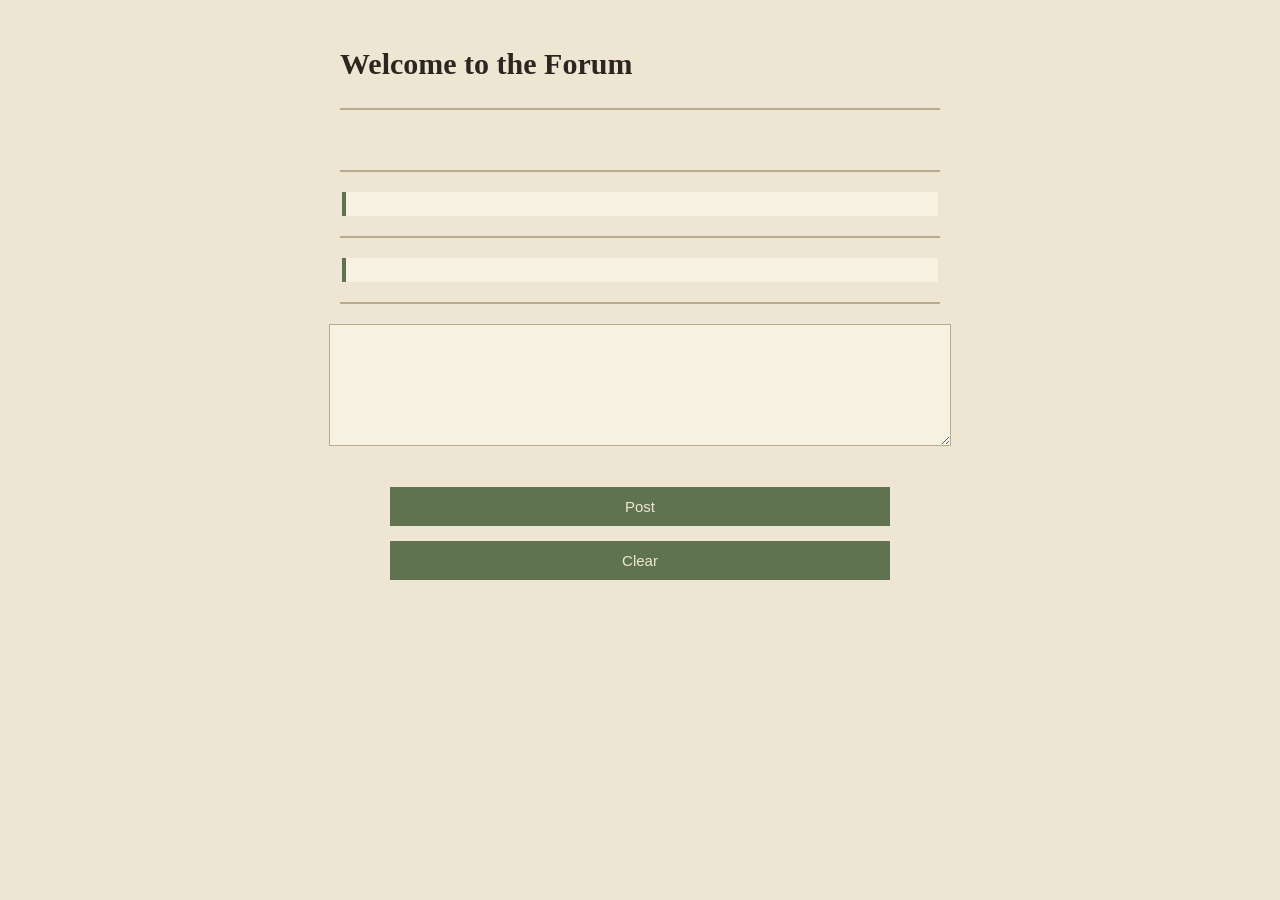
<file: Personal Blog/index.html>
<!DOCTYPE html>
<html>
<head>
	<meta charset='utf-8'>
	<meta http-equiv='X-UA-Compatible' content='IE=edge'>
	<title>Blogger</title>
	<meta name='viewport' content='width=device-width, initial-scale=1'>
	<link rel='stylesheet' type='text/css' media='screen' href='main.css'>
	<script src='main.js'></script>
</head>
<body>
	<h1 id="top">Welcome to the Forum</h1>
	<hr>
	<div id="topic"></div>
	<hr>	
	<div id="reply1"></div>
	<hr>
	<div id="reply2"></div>
	<hr>
	<textarea name="message" id="message"></textarea> 
	<br/>
	<button type="button">Post</button>
	<button type="button">Clear</button>
	
</body>
</html>
</file>
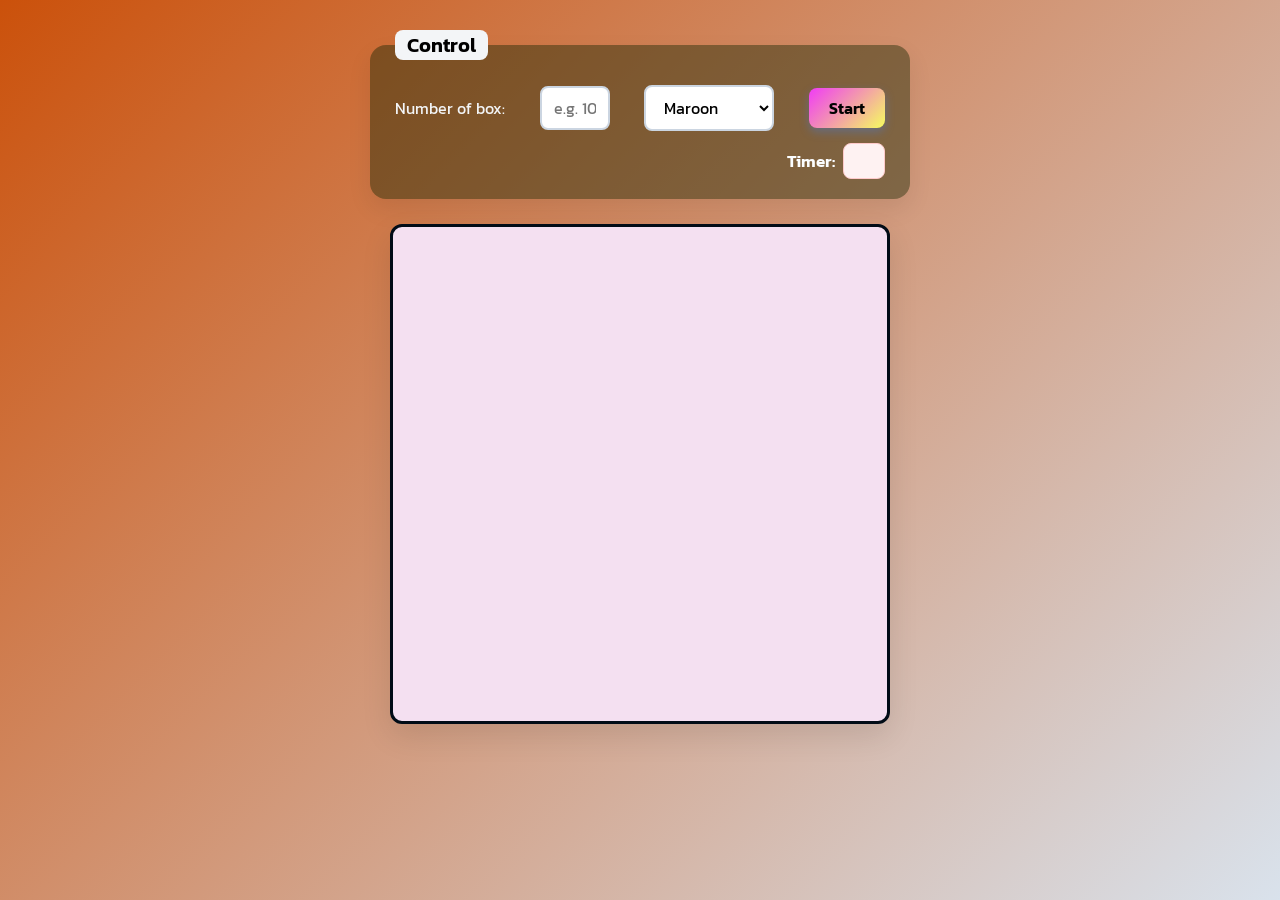
<file: Square Game/assignment7/index.html>
<!DOCTYPE html>
<html lang="en">
	<head>
		<meta charset="UTF-8">
		<meta name="viewport" content="width=device-width, initial-scale=1.0">
		<title>Square game</title>
		<script type="text/javascript" src="game.js"></script>
		<link rel="stylesheet" type="text/css" href="game.css">
	</head>
	<body>
		<!-- these codes were adapted from https://courses.cs.washington.edu/courses/cse154/17sp/lecture/more-dom/code/squares.html  -->

		<fieldset>
			<legend>Control</legend>
			<label for="numbox">Number of box: </label>
			<input type="text" name="numbox" id="numbox" placeholder="e.g. 10">
			<select name="color" id="color">
				<option value="maroon">Maroon</option>
				<option value="lightgreen">Lightgreen</option>
				<option value="magenta">Magenta</option>
			</select>
			<button id="start">Start</button>
			<div id="timerClock"> Timer:
				<div id="clock"></div>
			</div>
		</fieldset>

		<div id="container">
			<div id="layer"></div>
		</div>
	
	</body>
</html>
</file>
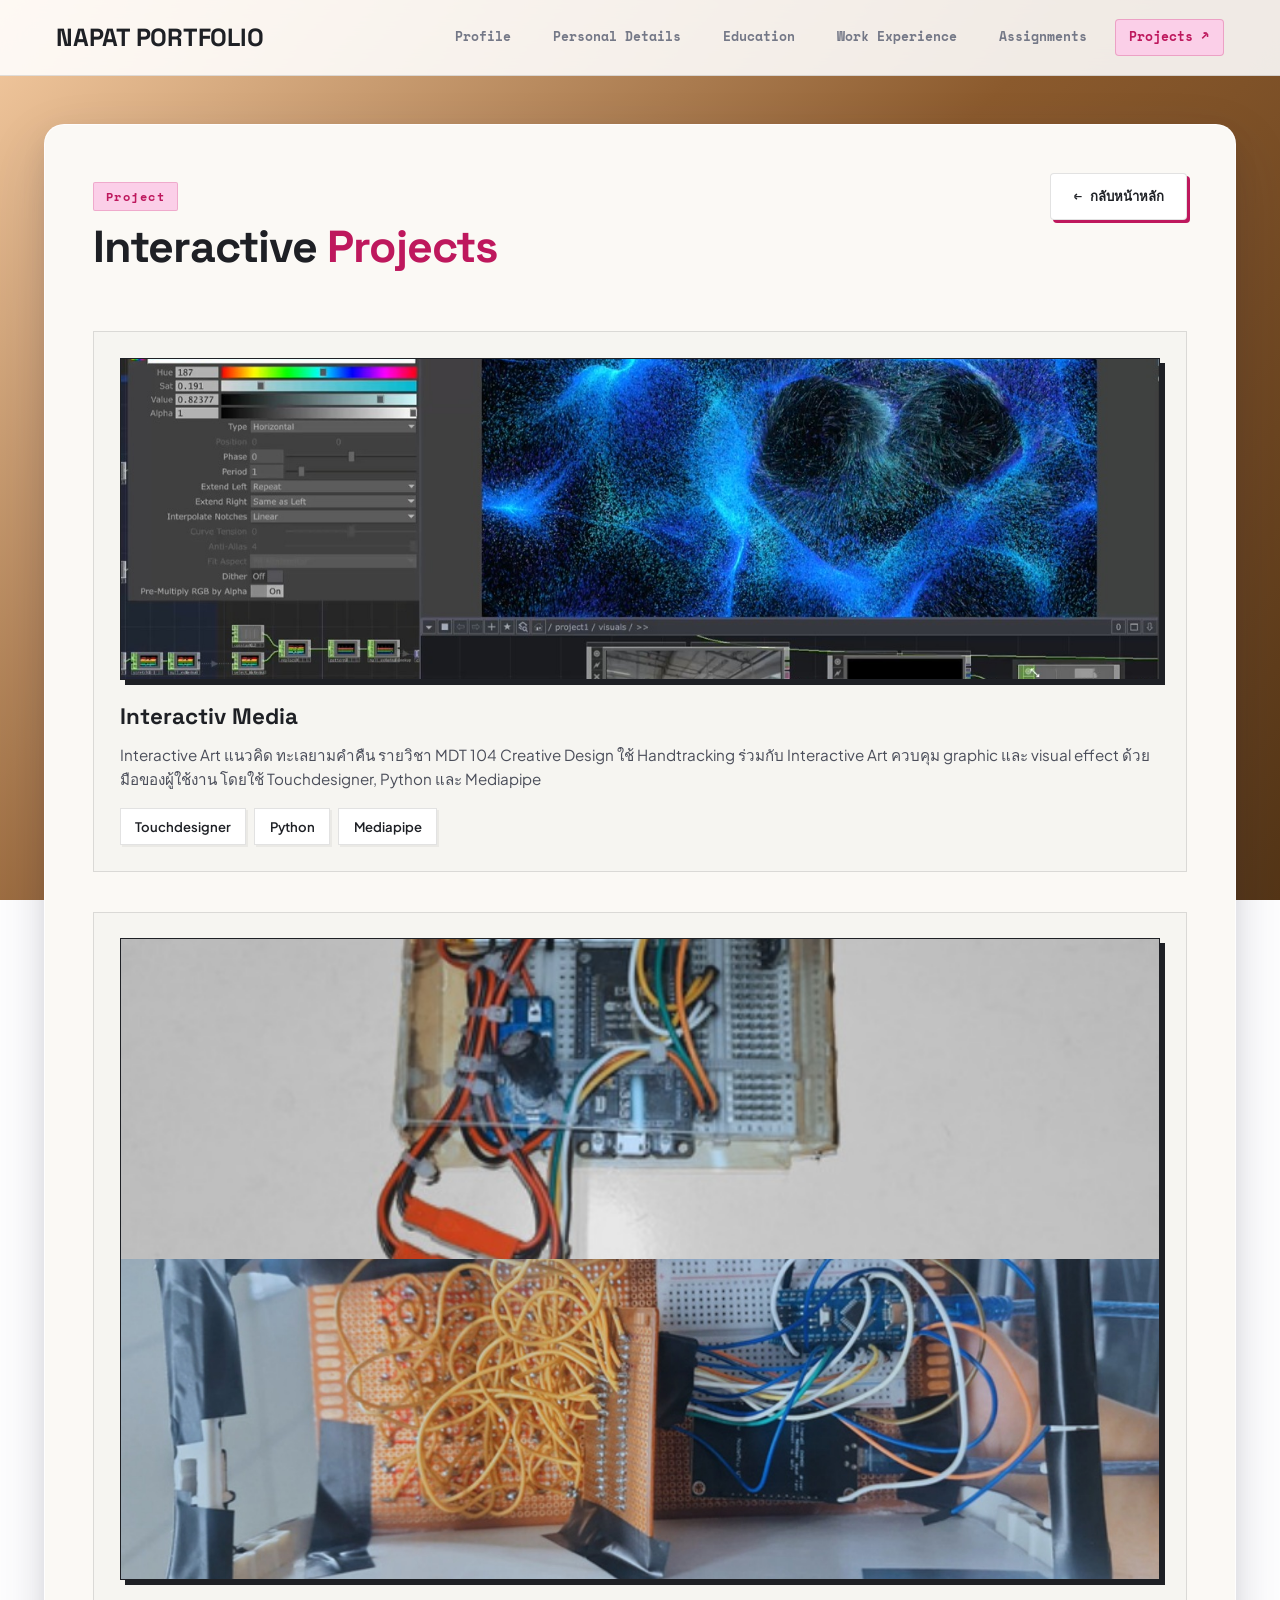
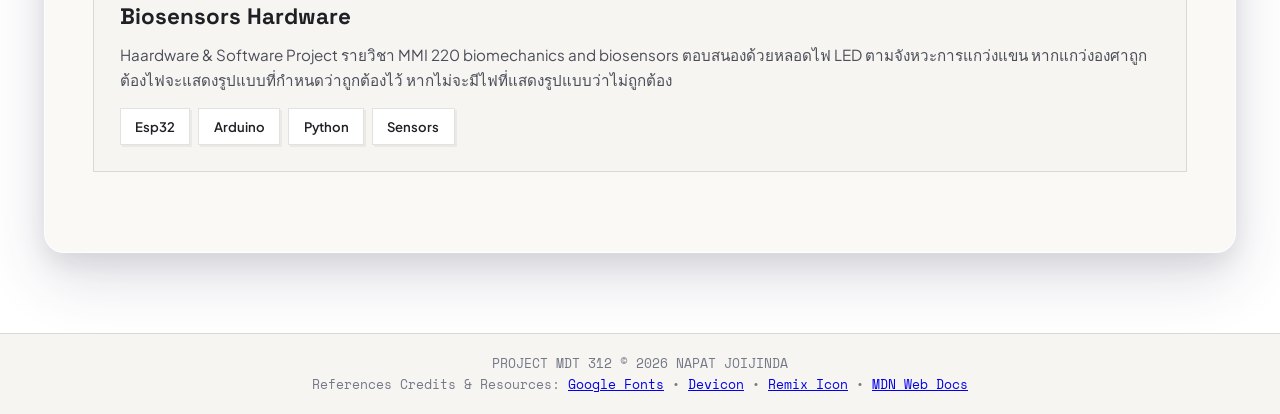
<file: project.html>
<!DOCTYPE html>
<html lang="th">

<head>
    <meta charset="UTF-8">
    <meta name="viewport" content="width=device-width, initial-scale=1.0">
    <title>Projects | Creative Portfolio Gallery</title>

    <!-- CSS -->
    <link rel="stylesheet" href="./assets/css/style.css">
</head>

<body>


    <header class="navbar-editorial">
        <a href="index.html" class="brand-badge">
            <span>NAPAT PORTFOLIO</span>
        </a>
        <nav class="nav-links">
            <a href="index.html#book-profile">Profile</a>
            <a href="index.html#book-personal">Personal Details</a>
            <a href="index.html#book-education">Education</a>
            <a href="index.html#book-experience">Work Experience</a>
            <a href="index.html#book-assignments">Assignments</a>
            <a href="project.html" class="active-pink">Projects ↗</a>
        </nav>
    </header>

    <main class="main-stage">
        <div class="binder-book-instance project-binder-pad">
            <div class="project-header-row">
                <div>
                    <span class="book-tag-pill pink tag-pill-project">Project</span>
                    <h1 class="clean-main-headline">Interactive <span class="text-pink">Projects</span></h1>
                </div>
                <a href="index.html" class="btn-clean-link btn-back-home">← กลับหน้าหลัก</a>
            </div>

            <!-- Project 1 -->
            <div class="project-showcase-item showcase-item-spaced">
                <div class="showcase-media-box">
                    <img src="assets/pic/interactive.jpeg" alt="interactive" class="media-img">
                </div>
                <h2 class="project-item-title">Interactiv Media</h2>
                <p class="project-item-desc">
                    Interactive Art แนวคิด ทะเลยามคำคืน รายวิชา MDT 104 Creative Design ใช้ Handtracking ร่วมกับ
                    Interactive Art
                    ควบคุม graphic และ visual effect ด้วยมือของผู้ใช้งาน โดยใช้ Touchdesigner, Python และ Mediapipe
                </p>
                <div class="clean-chip-cluster">
                    <span class="clean-chip">Touchdesigner</span>
                    <span class="clean-chip">Python</span>
                    <span class="clean-chip">Mediapipe</span>
                </div>
            </div>

            <!-- Project 2 -->
            <div class="project-showcase-item showcase-item-spaced">
                <div class="showcase-media-box">
                    <img src="assets/pic/MMI1.jpeg" alt="Project Image 1" class="media-img">
                    <img src="assets/pic/MMI2.jpeg" alt="Project Image 2" class="media-img">
                </div>
                <h2 class="project-item-title">Biosensors Hardware</h2>
                <p class="project-item-desc">
                    Haardware & Software Project รายวิชา MMI 220 biomechanics and biosensors ตอบสนองด้วยหลอดไฟ LED
                    ตามจังหวะการแกว่งแขน หากแกว่งองศาถูกต้องไฟจะแสดงรูปแบบที่กำหนดว่าถูกต้องไว้
                    หากไม่จะมีไฟที่แสดงรูปแบบว่าไม่ถูกต้อง
                </p>
                <div class="clean-chip-cluster">
                    <span class="clean-chip">Esp32</span>
                    <span class="clean-chip">Arduino</span>
                    <span class="clean-chip">Python</span>
                    <span class="clean-chip">Sensors</span>
                </div>
            </div>

        </div>
    </main>

    <footer class="editorial-foot">
        <div>PROJECT MDT 312 © 2026 NAPAT JOIJINDA</div>
        <div class="footer-references">
            <span> References Credits & Resources:</span>
            <a href="https://fonts.google.com/" target="_blank" rel="noopener">Google Fonts</a> •
            <a href="https://devicon.dev/" target="_blank" rel="noopener">Devicon</a> •
            <a href="https://remixicon.com/" target="_blank" rel="noopener">Remix Icon</a> •
            <a href="https://developer.mozilla.org/" target="_blank" rel="noopener">MDN Web Docs</a>
        </div>
    </footer>

    <!-- External JS -->
    <script src="./assets/js/script.js"></script>
</body>

</html>
</file>
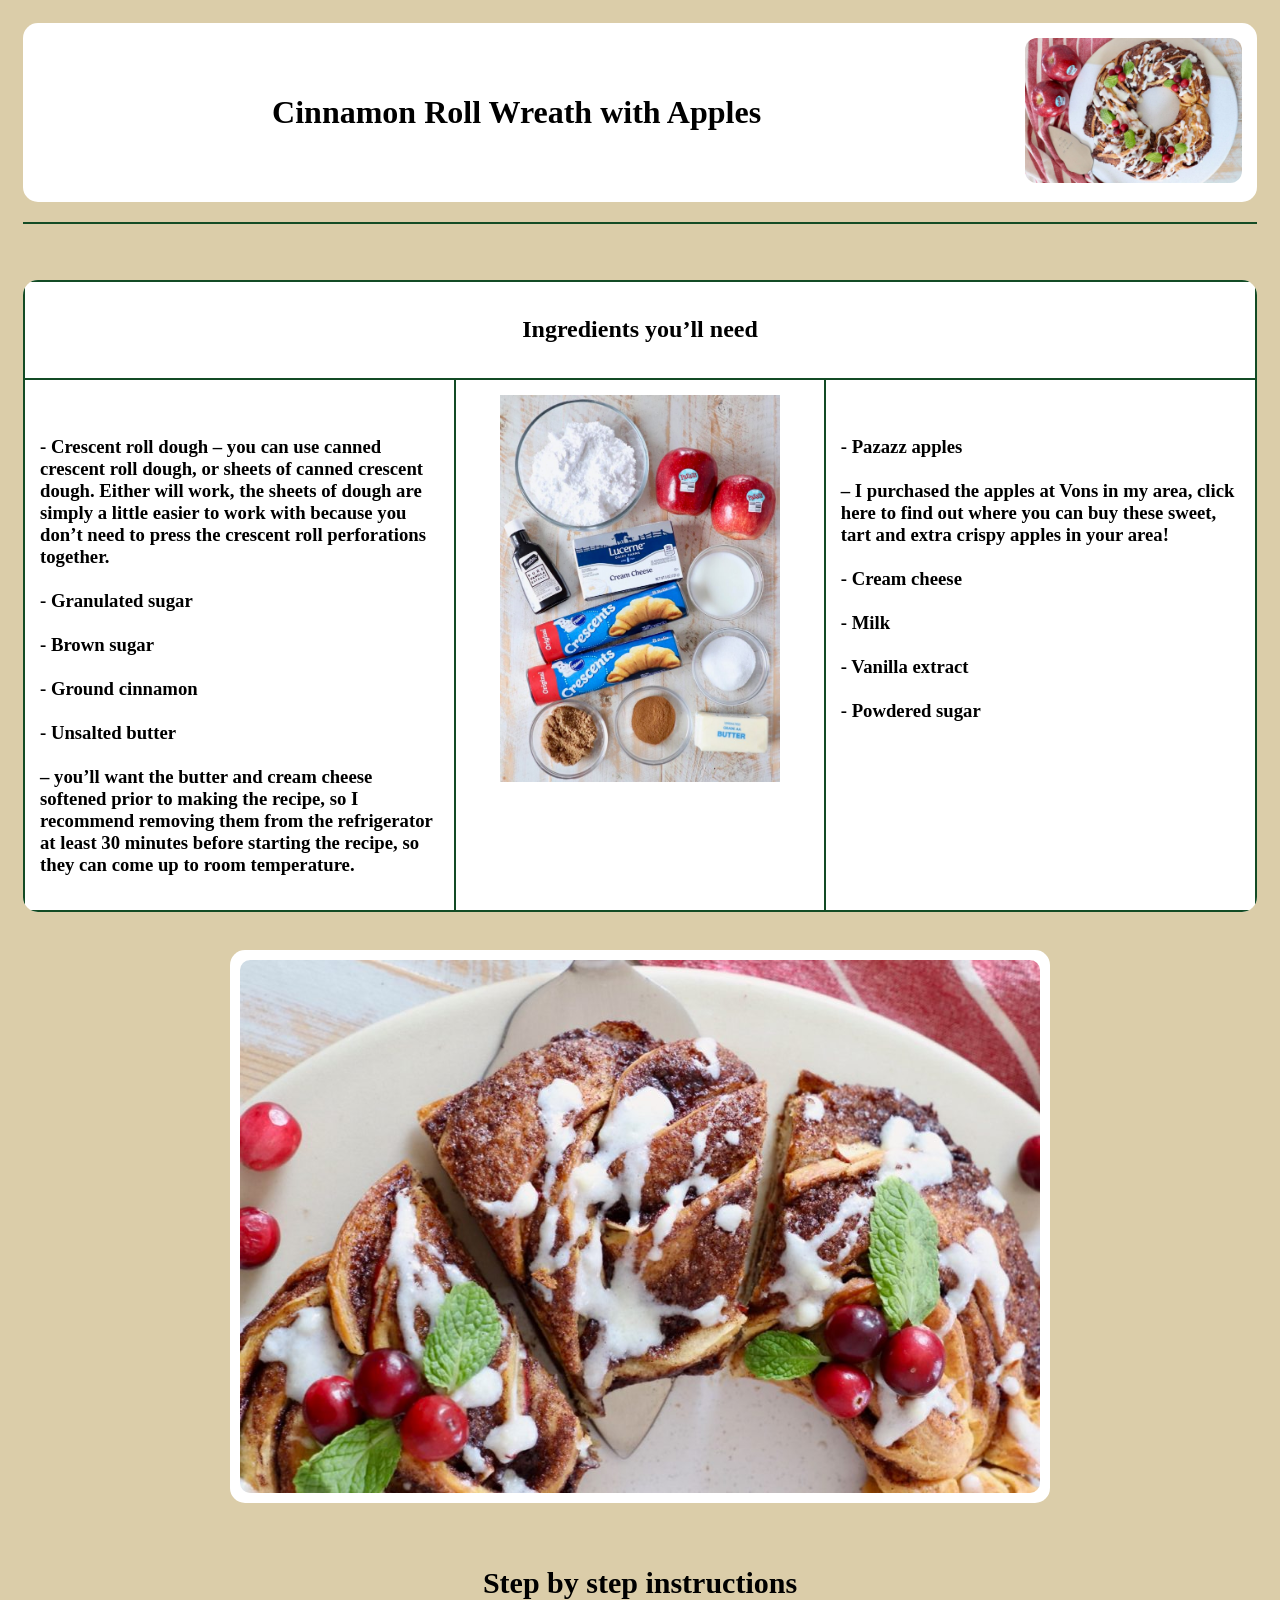
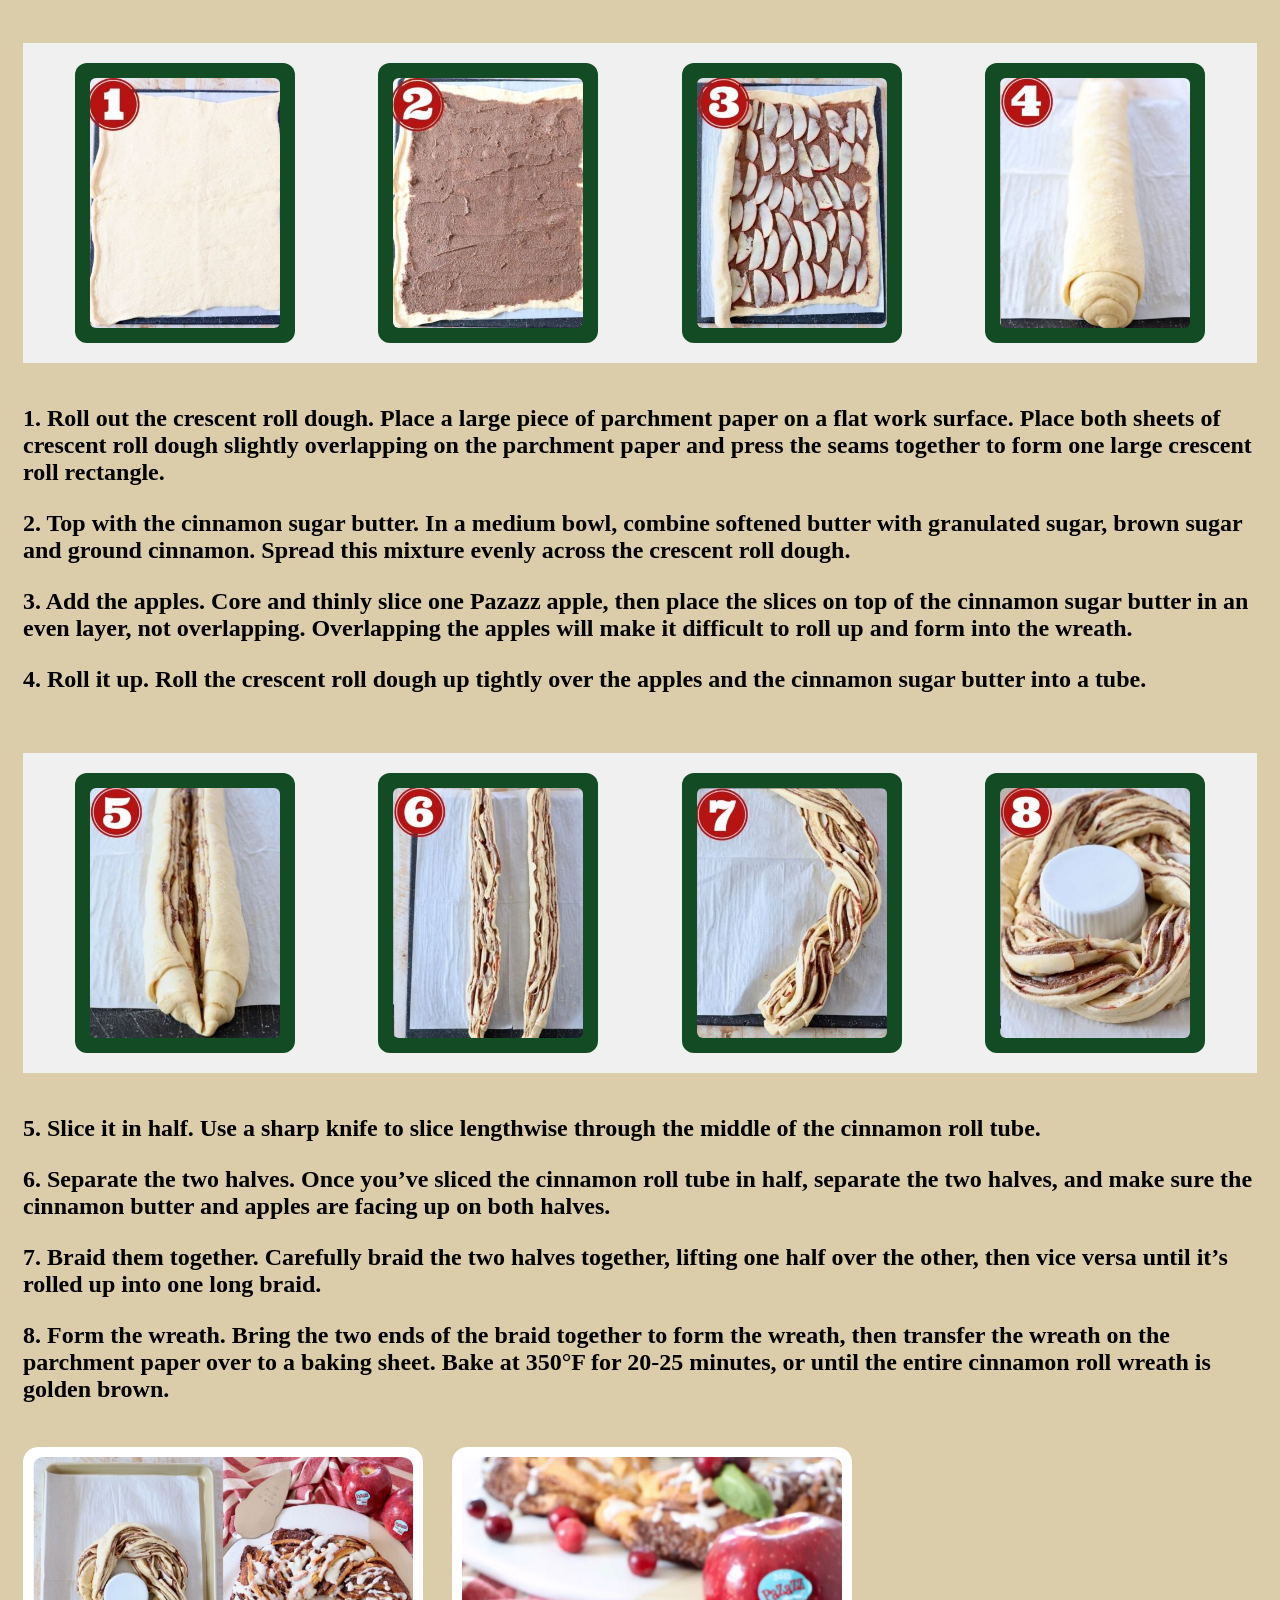
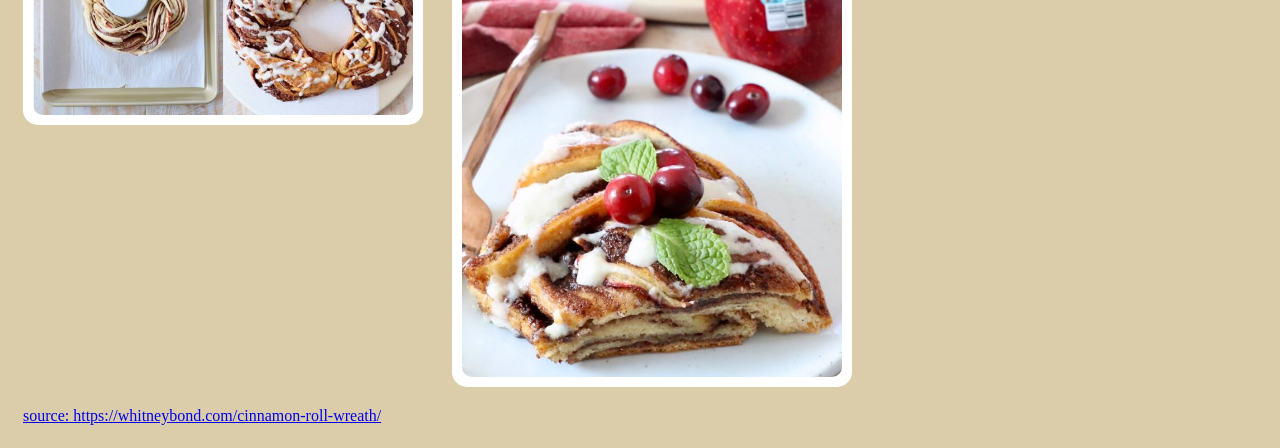
<file: Cinnamon Roll/recipe.html>
<!DOCTYPE html>
<html>

<head>
	<meta charset='utf-8'>
	<meta http-equiv='X-UA-Compatible' content='IE=edge'>
	<title>Cinnamon Roll Wreath with Apples</title>
	<meta name='viewport' content='width=device-width, initial-scale=1'>
	<link rel='stylesheet' type='text/css' media='screen' href='stylecookingweb.css'>

</head>

<body>
	<div class="container">
		<table class=" no-border table-padding-10">
			<tr>
				<td>
					<!--ซินนามอนหัวเมนู -->
					<header>

						<table class="header-table ">
							<td class="header-text">

								<h1>Cinnamon Roll Wreath with Apples</h1>
							</td>

							<td class="header-cell ">
								<img src="pic/cinnamon-5.jpeg" alt="รูปเมนูหลัก" class="cinnamon-img">
							</td>

						</table>
					</header>

					<hr class="custom-hr">




					<table class="ingredients-table ">
						<tr>
							<td colspan="3" class="ingredients-cell0">
								<h2>Ingredients you’ll need</h2>
							</td>
						</tr>

						<tr>
							<td class="ingredients-cell1 ">
								<h3>
									<br>
									- Crescent roll dough – you can use canned crescent roll dough, or
									sheets of canned crescent dough. Either will work, the sheets of dough are
									simply a
									little
									easier to work with because you don’t need to press the crescent roll
									perforations
									together.
									<br>

									<br>
									- Granulated sugar
									<br>
									<br>

									- Brown sugar
									<br>
									<br>

									- Ground cinnamon
									<br>

									<br>
									- Unsalted butter
									<br>
									<br>
									– you’ll want the butter and cream cheese softened prior to making
									the recipe,
									so I recommend removing them from the refrigerator at least 30 minutes before
									starting the
									recipe, so they can come up to
									room temperature.
									<br>

								</h3>

							</td>
							<br>

							<br>
							<td class="ingredients-cell2">
								<img src="pic/cinnamon-1.jpeg" alt="รูปเมนูหลัก" class="cinnamon5-img">
							</td>
							<td class="ingredients-cell3">

								<h3>

									<br>
									- Pazazz apples
									<br>

									<br>
									– I purchased the apples at Vons in my area, click here to find out
									where you
									can buy these sweet, tart and extra crispy apples in your area!
									<br>

									<br>
									- Cream cheese
									<br>

									<br>
									- Milk
									<br>

									<br>
									- Vanilla extract
									<br>

									<br>
									- Powdered sugar
									<br>
								</h3>

							</td>
						</tr>
					</table>


					<br>
					<div class="mainpic-container">
						<img src="pic/cinnamon-4.jpeg" alt="รูปเมนูรอง" class="cinnamon4-img">
					</div>

					<br>
					<div class="instructions ">
						<h2>Step by step instructions</h2>
					</div>
					<br>

					<div class="flex-container">
						<div class="flex-item">
							<img src="pic/cinnamon-2.1.jpeg" alt="รูปเมนูรอง" class="cinnamon2.1-img">
						</div>
						<div class="flex-item">
							<img src="pic/cinnamon-2.2.jpeg" alt="รูปเมนูรอง" class="cinnamon2.2-img">
						</div>
						<div class="flex-item">
							<img src="pic/cinnamon-2.3.jpeg" alt="รูปเมนูรอง" class="cinnamon2.3-img">
						</div>
						<div class="flex-item">
							<img src="pic/cinnamon-2.4.jpeg" alt="รูปเมนูรอง" class="cinnamon2.4-img">
						</div>
					</div>
					<br>
					<h2>
						<p>
							1. Roll out the crescent roll dough. Place a large piece of parchment paper on a flat work
							surface.
							Place
							both
							sheets of crescent roll dough slightly overlapping on the parchment paper and press the
							seams
							together to
							form
							one large crescent roll rectangle.
						</p>

						<p>
							2. Top with the cinnamon sugar butter. In a medium bowl, combine softened butter with
							granulated
							sugar,
							brown
							sugar and ground cinnamon. Spread this mixture evenly across the crescent roll dough.

						</p>
						<p>
							3. Add the apples. Core and thinly slice one Pazazz apple, then place the slices on top of
							the
							cinnamon
							sugar
							butter in an even layer, not overlapping. Overlapping the apples will make it difficult to
							roll
							up
							and form
							into
							the wreath.
						</p>

						<p>
							4. Roll it up. Roll the crescent roll dough up tightly over the apples and the cinnamon
							sugar
							butter
							into a
							tube.
						</p>
					</h2>
					<br>

					<br>

					<div class="flex-container">

						<div class="flex-item">
							<img src="pic/cinnamon-2.5.jpeg" alt="รูปเมนูรอง" class="cinnamon2.5-img">
						</div>
						<div class="flex-item">
							<img src="pic/cinnamon-2.6.jpeg" alt="รูปเมนูรอง" class="cinnamon2.6-img">
						</div>
						<div class="flex-item">
							<img src="pic/cinnamon-2.7.jpeg" alt="รูปเมนูรอง" class="cinnamon2.7-img">
						</div>
						<div class="flex-item">
							<img src="pic/cinnamon-2.8.jpeg" alt="รูปเมนูรอง" class="cinnamon2.8-img">
						</div>
					</div>
					<br>


					<h2>
						<p>
							5. Slice it in half. Use a sharp knife to slice lengthwise through the middle of the
							cinnamon
							roll
							tube.
						</p>

						<p>
							6. Separate the two halves. Once you’ve sliced the cinnamon roll tube in half, separate the
							two
							halves, and
							make
							sure the cinnamon butter and apples are facing up on both halves.
						</p>

						<p>
							7. Braid them together. Carefully braid the two halves together, lifting one half over the
							other,
							then vice
							versa until it’s rolled up into one long braid.
						</p>

						<p>
							8. Form the wreath. Bring the two ends of the braid together to form the wreath, then
							transfer
							the
							wreath on
							the
							parchment paper over to a baking sheet. Bake at 350°F for 20-25 minutes, or until the entire
							cinnamon roll
							wreath is golden brown.
						</p>
					</h2>


					<div class="bearkpic-container">
						<img src="pic/cinnamon-6.jpeg" alt="ภาพตอนอบเสร็จ" class="cinnamon6-img">
					</div>

					<div class="finishpic-container">
						<img src="pic/cinnamon-3.jpeg" alt="รภาพพร้อมทาน" class="cinnamon3-img">
					</div>
	</div>



	<br>
	<a href="https://whitneybond.com/cinnamon-roll-wreath/" target="_blank">source: https://whitneybond.com/cinnamon-roll-wreath/</a>

	</table>
	</div>

</body>

</html>
</file>
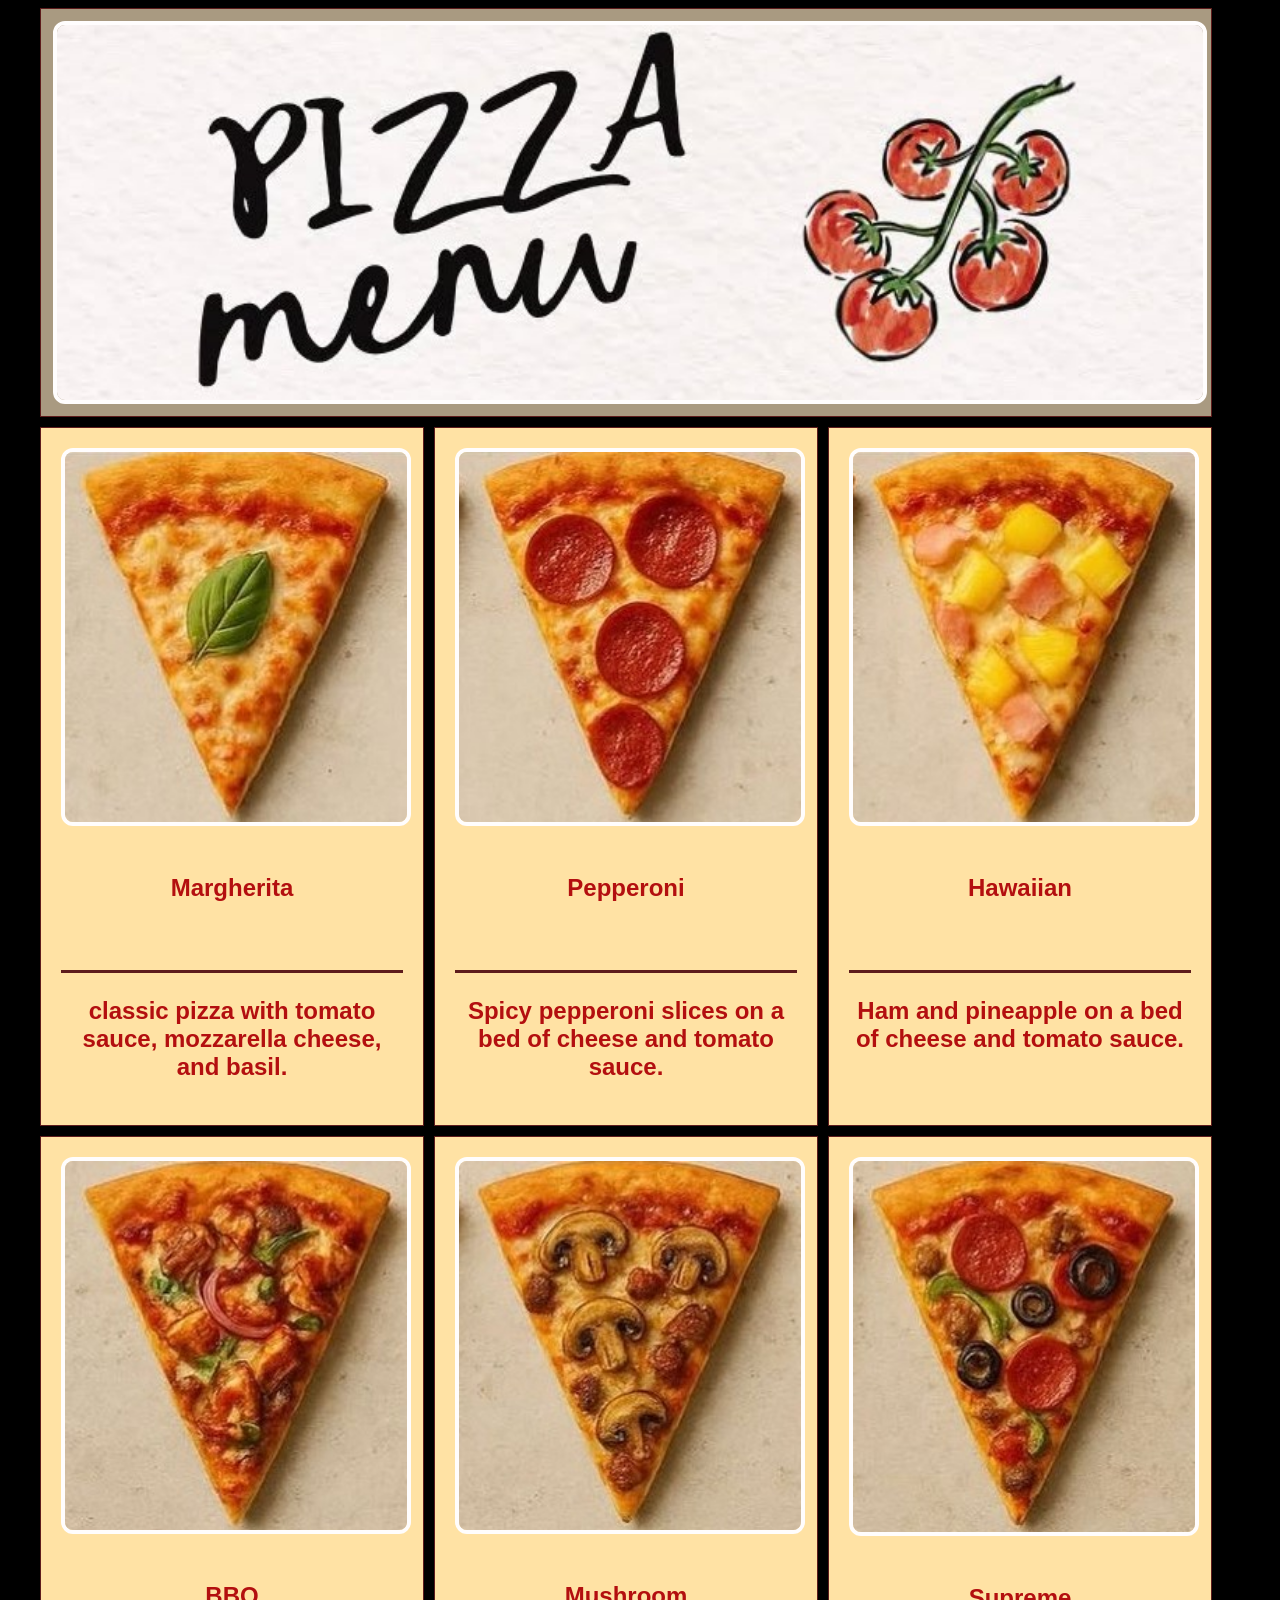
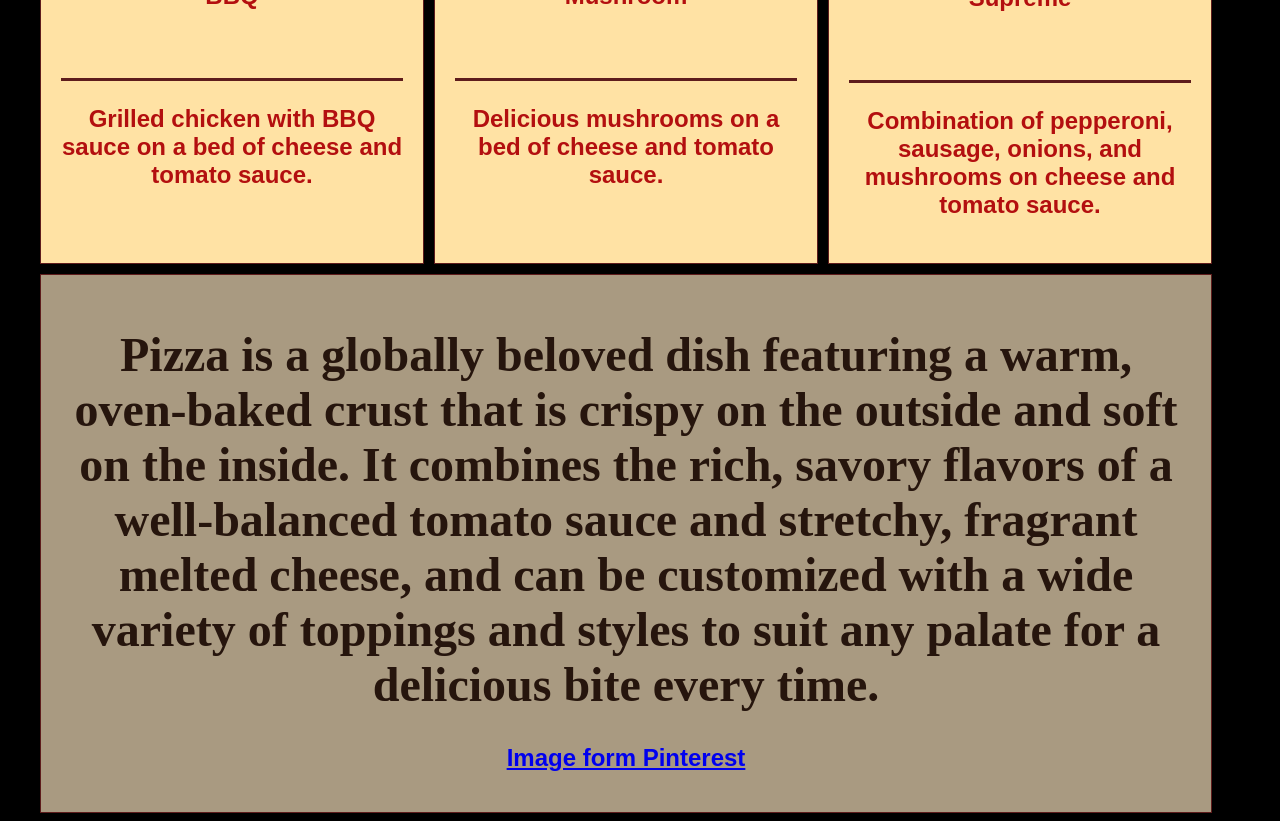
<file: Pizza Dip/recipe.html>
<!DOCTYPE html>
<html>

<head>
	<meta charset='utf-8'>
	<meta http-equiv='X-UA-Compatible' content='IE=edge'>
	<title>Pizza dip</title>
	<meta name='viewport' content='width=device-width, initial-scale=1.0'>
	<link rel='stylesheet' type='text/css' media='screen' href='style.css'>

</head>

<body>

	<div class="grid-container">

		<div class="grid-card" id="header">
			<img src="pic/pizz menu.jpg" alt="pizza menu">

		</div>

		<div class="grid-card" id="menu1">
			<img src="pic/p1.jpg" alt="margherita pizza">
			<br>
			<h2>Margherita</h2>
			</br>
			<hr>
			<p>
				classic pizza with tomato sauce, mozzarella cheese, and basil.
			</p>
		</div>

		<div class="grid-card" id="menu2">
			<img src="pic/p2.jpg" alt="pepperoni pizza">
			<br>
			<h2>Pepperoni</h2>
			</br>
			<hr>
			<p>
				Spicy pepperoni slices on a bed of cheese and tomato sauce.
			</p>
		</div>

		<div class="grid-card" id="menu3">
			<img src="pic/p3.jpg" alt="hawaiian pizza">
			<br>
			<h2>Hawaiian</h2>
			</br>
			<hr>
			<p>
				Ham and pineapple on a bed of cheese and tomato sauce.
			</p>
		</div>

		<div class="grid-card" id="left">
			<img src="pic/p4.jpg" alt="BBQ chicken pizza">
			<br>
			<h2>BBQ </h2>
			</br>
			<hr>
			<p>
				Grilled chicken with BBQ sauce on a bed of cheese and tomato sauce.
			</p>
		</div>

		<div class="grid-card" id="main">
			<img src="pic/p5.jpg" alt="mushroom pizza">
			<br>
			<h2>Mushroom</h2>
			</br>
			<hr>
			<p>
				Delicious mushrooms on a bed of cheese and tomato sauce.
			</p>
		</div>

		<div class="grid-card" id="right">
			<img src="pic/p6.jpg" alt="supreme pizza">
			<br>
			<h2>Supreme</h2>
			</br>
			<hr>
			<p>
				Combination of pepperoni, sausage, onions, and mushrooms on cheese and tomato sauce.
			</p>
		</div>

		<div class="grid-card" id="footer">
			<h1>Pizza is a globally beloved dish featuring a warm, oven-baked crust that is crispy on the outside and
				soft on the inside. It combines the rich, savory flavors of a well-balanced tomato sauce and stretchy,
				fragrant melted cheese, and can be customized with a wide variety of toppings and styles to suit any
				palate for a delicious bite every time.</h1>

			<h2><a href="https://www.pinterest.com/">Image form Pinterest</a></h2>
		</div>


	</div>



</body>

</html>
</file>
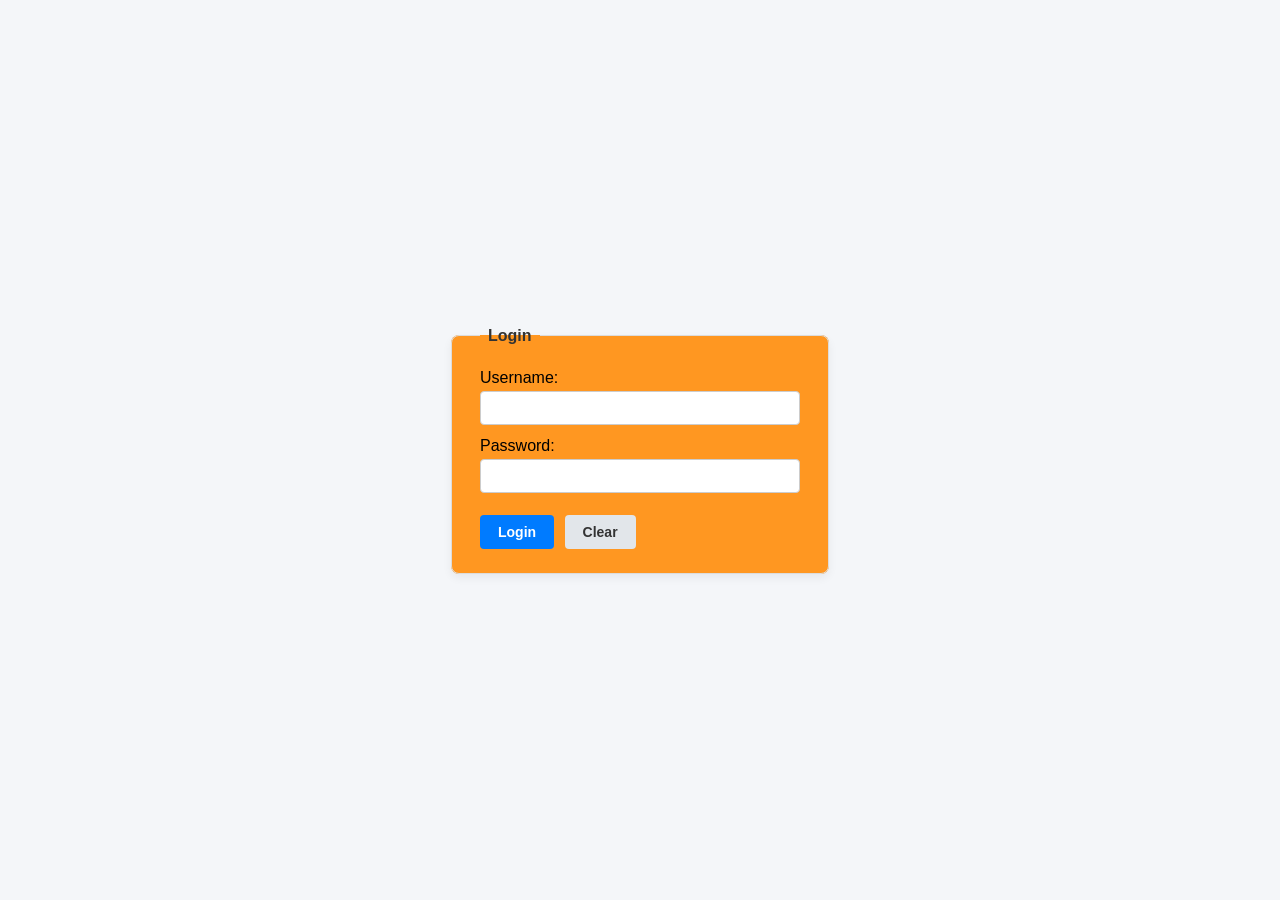
<file: Register and Login/assignment-6/login.html>
<!DOCTYPE html>
<html>

<head>
	<meta charset="UTF-8">
	<title>Login</title>
	<script type="text/javascript" src="login.js"></script>
	<link rel="stylesheet" href="style.css">
</head>

<body>
	<form name="myLogin" id="myLogin">
		<fieldset>
			<legend>Login</legend>
			Username:
			<input type="text" name="username" id="username" required>
			<br>
			Password:
			<input type="password" name="password" required>
			<br>
			<input type="submit" value="Login" id="loginBtn">
			<input type="reset" value="Clear" id="clearBtn">

		</fieldset>


	</form>

</body>

</html>
</file>
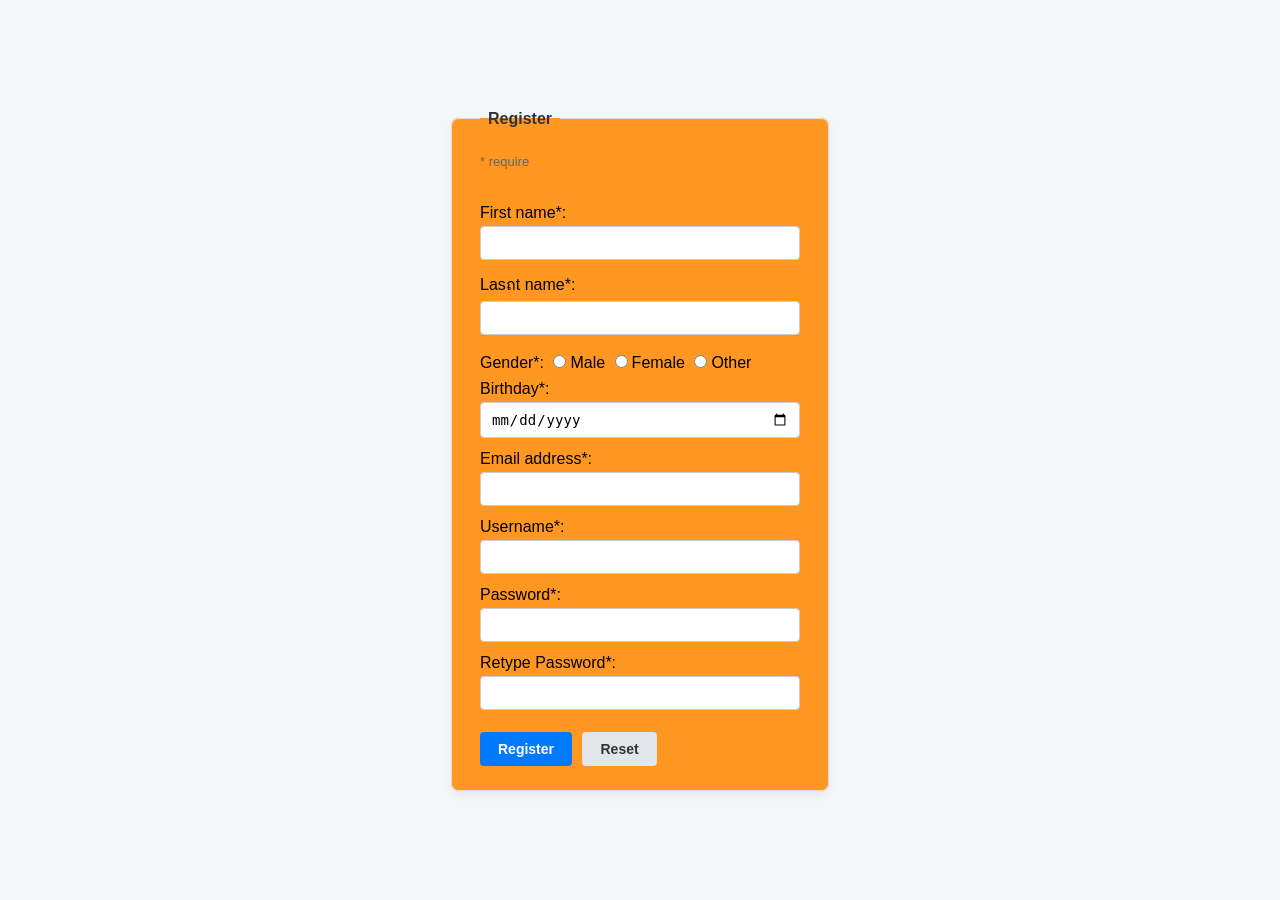
<file: Register and Login/assignment-6/register.html>
<!DOCTYPE html>
<html>

<head>
	<meta charset="UTF-8">
	<title>Register</title>
	<script type="text/javascript" src="register.js"></script>
	<link rel="stylesheet" href="style.css">
</head>

<body>
	<form name="myRegister" id="myRegister" action="login.html">
		<fieldset>
			<legend>Register</legend>
			<span>* require</span> <br>
			<span id="errormsg"></span> <br>
			First name*:
			<input type="text" name="firstname" required>
			Lasถt name*:
			<input type="text" name="lastname">
			<br>
			Gender*:
			<input type="radio" name="gender" value="male">Male
			<input type="radio" name="gender" value="female">Female
			<input type="radio" name="gender" value="other">Other
			<br>
			Birthday*:
			<input type="date" name="bday" value="">
			<br>
			Email address*:
			<input type="email" name="email">
			<br>
			Username*:
			<input type="text" name="username">
			<br>
			Password*:
			<input type="password" name="password" required>
			<br>
			Retype Password*:
			<input type="password" name="password" required>
			<br>
			<input type="submit" value="Register" id="registerBtn">
			<input type="reset" value="Reset" id="resetBtn">
		</fieldset>
	</form>


</body>

</html>
</file>
<file: Personal Blog/main.css>
body {
  margin: 0;
  padding: 40px 20px 80px;
  background-color: #eee6d3;
  color: #2c2620;
  font-family: Georgia, 'Cordia New', serif;
  font-size: 16px;
  line-height: 1.6;
}

h1#top {
  max-width: 600px;
  margin: 0 auto 20px;
  font-size: 30px;
  color: #2c2620;
}

hr {
  max-width: 600px;
  margin: 20px auto;
  border: none;
  border-top: 2px solid #b9ac8c;
}

#topic {
  max-width: 600px;
  margin: 0 auto;
  padding: 10px 0;
  font-size: 17px;
}

#reply1,
#reply2 {
  max-width: 560px;
  margin: 20px auto;
  padding: 12px 16px;
  background-color: #f7f1e2;
  border-left: 4px solid #5f7350;
  color: #5c5346;
}

textarea#message {
  display: block;
  width: 600px;
  max-width: 100%;
  height: 100px;
  margin: 20px auto 0;
  padding: 10px;
  background-color: #f7f1e2;
  border: 1px solid #b9ac8c;
  color: #2c2620;
  font-family: inherit;
  font-size: 15px;
}

button {
  width: 500px;
  max-width: 100%;
  margin: 15px auto 0;
  display: block;
  padding: 10px;
  font-size: 15px;
  color: #eee6d3;
  background-color: #5f7350;
  border: 1px solid #5f7350;
  cursor: pointer;
}

button:hover {
  background-color: #435337;
}
</file>
<file: Square Game/assignment7/game.css>
/* =============================================================================
   MDT312 Assignment 7: Square Game Styling
   ตกแต่งให้สวยงาม สะอาดตา และ User-Friendly ตามเกณฑ์การให้คะแนน
   ============================================================================= */

@import url('https://fonts.googleapis.com/css2?family=Kanit:wght@300;400;600&display=swap');

* {
    box-sizing: border-box;
    margin: 0;
    padding: 0;
}

body {
    font-family: 'Kanit', sans-serif;
    background: linear-gradient(135deg, #cb510b 0%, #d9e2ec 100%);
    min-height: 100vh;
    padding: 30px 15px;
    color: #f3f5f7;
    display: flex;
    flex-direction: column;
    align-items: center;
}

/* Control Panel */
fieldset {
    width: 100%;
    max-width: 540px;
    background: #1a270472;
    border: none;
    border-radius: 16px;
    box-shadow: 0 10px 25px rgba(0, 0, 0, 0.08);
    padding: 20px 25px;
    display: flex;
    flex-wrap: wrap;
    align-items: center;
    justify-content: space-between;
    gap: 12px;
}

legend {
    font-weight: 600;
    font-size: 1.25rem;
    color: #000000;
    padding: 0 12px;
    background: #f3f5f7;
    border-radius: 8px;
    margin-bottom: 5px;
}

input[type="text"] {
    width: 70px;
    padding: 8px 12px;
    border: 2px solid #cbd5e1;
    border-radius: 8px;
    font-size: 1rem;
    font-family: inherit;
    text-align: center;
    outline: none;
    transition: border-color 0.2s;
}

input[type="text"]:focus {
    border-color: #3b82f6;
}

select {
    padding: 8px 14px;
    border: 2px solid #cbd5e1;
    border-radius: 8px;
    font-size: 1rem;
    font-family: inherit;
    background-color: white;
    cursor: pointer;
    outline: none;
}

button#start {
    padding: 8px 20px;
    background: linear-gradient(135deg, #f03bf6 0%, #f5fd5f 100%);
    color: rgb(2, 2, 2);
    border: none;
    border-radius: 8px;
    font-size: 1rem;
    font-weight: 600;
    font-family: inherit;
    cursor: pointer;
    box-shadow: 0 4px 10px rgba(59, 130, 246, 0.35);
    transition: transform 0.15s ease, box-shadow 0.15s ease;
}

button#start:hover {
    transform: translateY(-2px);
    box-shadow: 0 6px 14px rgba(59, 130, 246, 0.45);
}

button#start:active {
    transform: translateY(0);
}

/* Timer Display */
#timerClock {
    display: flex;
    align-items: center;
    gap: 8px;
    font-weight: 600;
    font-size: 1.05rem;
    color: #fcfeff;
    margin-left: auto;
}

#clock {
    display: inline-flex;
    align-items: center;
    justify-content: center;
    min-width: 42px;
    height: 36px;
    background: #fef2f2;
    color: #dc2626;
    font-weight: 700;
    font-size: 1.15rem;
    border-radius: 8px;
    border: 1px solid #fecaca;
    padding: 0 8px;
}

/* Play Area Container */
#container {
    margin-top: 25px;
    display: flex;
    justify-content: center;
    width: 100%;
}

#layer {
    position: relative;
    width: 500px;
    height: 500px;
    background-color: #f4e0f1;
    border: 3px solid #010c17;
    border-radius: 12px;
    box-shadow: 0 12px 30px rgba(0, 0, 0, 0.1);
    overflow: hidden;
}

/* Square Elements */
.square {
    position: absolute;
    width: 25px;
    height: 25px;
    border: 2px solid rgb(21, 1, 27);
    border-radius: 5px;
    cursor: pointer;
    box-shadow: 0 2px 5px rgba(0, 0, 0, 0.2);
    transition: transform 0.1s ease, filter 0.1s ease;
}

.square:hover {
    transform: scale(1.25);
    filter: brightness(1.15);
    z-index: 10;
}

/* Colors */
.maroon {
    background-color: #991b1b;
}

.lightgreen {
    background-color: #22c55e;
}

.magenta {
    background-color: #d946ef;
}
</file>
<file: assets/css/style.css>
/* =========================================================
   PASTEL EDITORIAL - 5 BINDER BOOKS DESK 
   (ICONS INTEGRATION & CLEAN PASTEL BUTTONS)
   ========================================================= */

@import url('https://fonts.googleapis.com/css2?family=Caveat:wght@600;700&family=Plus+Jakarta+Sans:wght@400;500;600;700;800&family=Space+Grotesk:wght@600;700&family=Space+Mono:ital,wght@0,400;0,700;1,400&display=swap');

:root {
    --bg-gradient: linear-gradient(135deg, #f5cba1 0%, #8b5a2d 50%, #543516 100%);
    --binder-base: #fbf9f5;
    --paper-cream: #ffffff;
    --paper-subtle: #f6f5f1;

    --ink-primary: #1e2025;
    --ink-secondary: #4b4e5a;
    --ink-muted: #747887;
    --line-border: rgba(18, 19, 22, 0.12);

    /* Curated Theme Colors */
    --theme-blue-soft: #bfdbfe;
    --theme-blue-deep: #1d4ed8;

    --theme-purple-soft: #ddd6fe;
    --theme-purple-deep: #6d28d9;

    --theme-green-soft: #bbf7d0;
    --theme-green-deep: #047857;

    --theme-pink-soft: #fbcfe8;
    --theme-pink-deep: #be185d;

    --theme-yellow-soft: #fef08a;
    --theme-yellow-deep: #b45309;

    --font-heading: 'Space Grotesk', sans-serif;
    --font-body: 'Plus Jakarta Sans', sans-serif;
    --font-mono: 'Space Mono', monospace;
    --font-hand: 'Caveat', cursive;

    --shadow-binder: 0 25px 60px rgba(50, 50, 93, 0.16), 0 10px 25px rgba(0, 0, 0, 0.08);
    --shadow-floating: 0 15px 35px rgba(0, 0, 0, 0.1);
}

* {
    margin: 0;
    padding: 0;
    box-sizing: border-box;
}

html {
    scroll-behavior: smooth;
}

body {
    background: var(--bg-gradient);
    background-attachment: fixed;
    color: var(--ink-primary);
    font-family: var(--font-body);
    line-height: 1.6;
    min-height: 100vh;
    position: relative;
    overflow-x: hidden;
}

footer.editorial-foot {
    background: var(--paper-subtle);
    border-top: 1px solid var(--line-border);
    padding: 1.2rem 3.5rem;
    text-align: center;
    font-family: var(--font-mono);
    font-size: 0.82rem;
    color: var(--ink-muted);
}

/* =========================================================
   TOP NAVIGATION
   ========================================================= */
.navbar-editorial {
    position: sticky;
    top: 0;
    z-index: 1000;
    backdrop-filter: blur(16px);
    background: rgba(255, 255, 255, 0.88);
    border-bottom: 1px solid var(--line-border);
    padding: 1.1rem 3.5rem;
    display: flex;
    justify-content: space-between;
    align-items: center;
}

.brand-badge {
    display: flex;
    align-items: center;
    gap: 0.6rem;
    text-decoration: none;
}

.brand-badge span {
    font-family: var(--font-heading);
    font-size: 1.55rem;
    font-weight: 800;
    color: var(--ink-primary);
    letter-spacing: -0.01em;
}

.brand-star {
    color: var(--theme-blue-deep);
    font-size: 1.2rem;
    display: inline-block;
}

.nav-links {
    display: flex;
    gap: 0.8rem;
    align-items: center;
}

.nav-links a {
    text-decoration: none;
    font-family: var(--font-mono);
    font-size: 0.8rem;
    color: var(--ink-muted);
    font-weight: 700;
    padding: 0.45rem 0.85rem;
    border-radius: 4px;
    transition: all 0.2s ease;
    border: 1px solid transparent;
}

.nav-links a:hover {
    background: rgba(0, 0, 0, 0.04);
    color: var(--ink-primary);
}

.nav-links a.active-blue {
    background: var(--theme-blue-soft);
    color: var(--theme-blue-deep);
    border-color: rgba(29, 78, 216, 0.25);
}

.nav-links a.active-purple {
    background: var(--theme-purple-soft);
    color: var(--theme-purple-deep);
    border-color: rgba(109, 40, 217, 0.25);
}

.nav-links a.active-green {
    background: var(--theme-green-soft);
    color: var(--theme-green-deep);
    border-color: rgba(4, 120, 87, 0.25);
}

.nav-links a.active-pink {
    background: var(--theme-pink-soft);
    color: var(--theme-pink-deep);
    border-color: rgba(190, 24, 93, 0.25);
}

.nav-links a.active-yellow {
    background: var(--theme-yellow-soft);
    color: var(--theme-yellow-deep);
    border-color: rgba(180, 83, 9, 0.25);
}

/* =========================================================
   STAGE & BINDER BOOKS
   ========================================================= */
.main-stage {
    max-width: 1240px;
    margin: 3rem auto 5rem;
    padding: 0 1.5rem;
    position: relative;
    z-index: 10;
}

.binder-book-instance {
    background: var(--binder-base);
    border: 1px solid rgba(255, 255, 255, 0.9);
    border-radius: 20px;
    padding: 2.5rem 2rem;
    box-shadow: var(--shadow-binder);
    margin-bottom: 4.5rem;
    scroll-margin-top: 100px;
    position: relative;
}

/* =========================================================
   ATTACHED SIDE TABS
   ========================================================= */
.attached-side-tabs {
    position: absolute;
    right: -28px;
    top: 45px;
    display: flex;
    flex-direction: column;
    gap: 10px;
    z-index: 50;
}

.tab-btn {
    border: none;
    outline: none;
    cursor: pointer;
    text-decoration: none;
    font-family: var(--font-mono);
    font-size: 0.7rem;
    font-weight: 700;
    padding: 13px 13px;
    border-radius: 0 10px 10px 0;
    writing-mode: vertical-rl;
    letter-spacing: 0.14em;
    box-shadow: 4px 4px 12px rgba(0, 0, 0, 0.12);
    transition: all 0.25s cubic-bezier(0.16, 1, 0.3, 1);
    display: block;
}

.tab-blue {
    background: var(--theme-blue-soft);
    color: var(--theme-blue-deep);
}

.tab-purple {
    background: var(--theme-purple-soft);
    color: var(--theme-purple-deep);
}

.tab-green {
    background: var(--theme-green-soft);
    color: var(--theme-green-deep);
}

.tab-pink {
    background: var(--theme-pink-soft);
    color: var(--theme-pink-deep);
}

.tab-yellow {
    background: var(--theme-yellow-soft);
    color: var(--theme-yellow-deep);
}

.tab-btn:hover {
    transform: translateX(6px);
}

.tab-btn.active-tab {
    transform: translateX(8px);
    box-shadow: 6px 6px 16px rgba(0, 0, 0, 0.18);
    font-weight: 800;
}

/* =========================================================
   BOOK SPINE LABELS
   ========================================================= */
.book-spine-label {
    display: flex;
    justify-content: space-between;
    align-items: center;
    margin-bottom: 1.5rem;
    padding: 0 0.5rem;
}

.book-tag-pill {
    font-family: var(--font-mono);
    font-size: 0.75rem;
    font-weight: 700;
    letter-spacing: 0.12em;
    padding: 4px 12px;
    border-radius: 2px;
}

.book-tag-pill.blue {
    background: var(--theme-blue-soft);
    color: var(--theme-blue-deep);
    border: 1px solid rgba(29, 78, 216, 0.2);
}

.book-tag-pill.purple {
    background: var(--theme-purple-soft);
    color: var(--theme-purple-deep);
    border: 1px solid rgba(109, 40, 217, 0.2);
}

.book-tag-pill.green {
    background: var(--theme-green-soft);
    color: var(--theme-green-deep);
    border: 1px solid rgba(4, 120, 87, 0.2);
}

.book-tag-pill.pink {
    background: var(--theme-pink-soft);
    color: var(--theme-pink-deep);
    border: 1px solid rgba(190, 24, 93, 0.2);
}

.book-tag-pill.yellow {
    background: var(--theme-yellow-soft);
    color: var(--theme-yellow-deep);
    border: 1px solid rgba(180, 83, 9, 0.2);
}

.book-page-meta {
    font-family: var(--font-mono);
    font-size: 0.75rem;
    color: var(--ink-muted);
}

/* =========================================================
   PAGES SPREAD LAYOUTS
   ========================================================= */
.pages-spread {
    display: grid;
    grid-template-columns: 440px 50px 1fr;
    background: var(--paper-cream);
    border-radius: 12px;
    border: 1px solid var(--line-border);
    box-shadow: 0 8px 30px rgba(0, 0, 0, 0.05);
    position: relative;
    min-height: 580px;
    overflow: hidden;
}

.pages-spread-full {
    display: grid;
    grid-template-columns: 50px 1fr;
    background: var(--paper-cream);
    border-radius: 12px;
    border: 1px solid var(--line-border);
    box-shadow: 0 8px 30px rgba(0, 0, 0, 0.05);
    position: relative;
    min-height: 580px;
    overflow: hidden;
}

.spread-col {
    padding: 3.5rem 2.8rem;
    position: relative;
}

.spread-col-padded {
    padding: 3.5rem;
}

.left-sheet {
    background: linear-gradient(180deg, #ffffff 0%, #fdfbf7 100%);
    border-right: 1px solid rgba(0, 0, 0, 0.05);
}

.right-sheet {
    background: #ffffff;
    padding: 3rem 2.5rem;
    box-sizing: border-box;
}

.spine-rings-column {
    background: linear-gradient(to right, rgba(0, 0, 0, 0.06), transparent 25%, transparent 75%, rgba(0, 0, 0, 0.06));
    display: flex;
    flex-direction: column;
    justify-content: space-around;
    align-items: center;
    padding: 3rem 0;
}

.chrome-ring {
    width: 42px;
    height: 14px;
    background: linear-gradient(180deg, #ffffff 0%, #d4d4d8 40%, #71717a 80%, #27272a 100%);
    border-radius: 20px;
    box-shadow: 0 4px 8px rgba(0, 0, 0, 0.3);
}

/* =========================================================
   HEADINGS THEMED COLORING
   ========================================================= */
.clean-main-headline {
    font-family: var(--font-heading);
    font-size: 2.8rem;
    line-height: 1.15;
    font-weight: 800;
    letter-spacing: -0.02em;
    margin-bottom: 1.2rem;
    color: var(--ink-primary);
}

.clean-main-headline .text-blue {
    color: var(--theme-blue-deep);
}

.clean-main-headline .text-purple {
    color: var(--theme-purple-deep);
}

.clean-main-headline .text-green {
    color: var(--theme-green-deep);
}

.clean-main-headline .text-pink {
    color: var(--theme-pink-deep);
}

.clean-main-headline .text-yellow {
    color: var(--theme-yellow-deep);
}

.greeting-bubble {
    font-family: var(--font-hand);
    font-size: 1.45rem;
    margin-bottom: 0.3rem;
}

.greeting-bubble.blue {
    color: var(--theme-blue-deep);
}

.greeting-bubble.purple {
    color: var(--theme-purple-deep);
}

.greeting-bubble.green {
    color: var(--theme-green-deep);
}

.greeting-bubble.pink {
    color: var(--theme-pink-deep);
}

.greeting-bubble.yellow {
    color: var(--theme-yellow-deep);
}

.bio-description {
    font-size: 1rem;
    color: var(--ink-secondary);
    line-height: 1.7;
    margin-bottom: 2rem;
}

/* =========================================================
   BOOK 1: PROFILE
   ========================================================= */
.scrapbook-header {
    display: flex;
    justify-content: space-between;
    align-items: center;
    margin-bottom: 2rem;
}

.scrapbook-meta {
    font-family: var(--font-mono);
    font-size: 0.75rem;
    color: #888888;
}

.sticker-pill {
    background: #eef2ff;
    color: var(--theme-blue-deep);
    border: 1px solid #c7d2fe;
    font-family: var(--font-mono);
    font-size: 0.72rem;
    font-weight: 700;
    padding: 4px 10px;
    border-radius: 2px;
}

.polaroid-3d-wrapper {
    perspective: 1000px;
    margin-bottom: 2rem;
}

.polaroid-interactive {
    position: relative;
    background: #ffffff;
    padding: 14px 14px 22px;
    box-shadow: var(--shadow-floating);
    border: 1px solid rgba(0, 0, 0, 0.1);
    border-radius: 0px;
    transform: rotate(-2deg);
    transition: transform 0.4s cubic-bezier(0.2, 0.8, 0.2, 1);

}

.washi-tape-accent {
    position: absolute;
    top: -14px;
    left: 32%;
    width: 105px;
    height: 28px;
    background: rgba(254, 240, 138, 0.88);
    border: 1px dashed rgba(0, 0, 0, 0.15);
    transform: rotate(2deg);
    z-index: 15;
}

.profile-img-styled {
    width: 100%;
    height: 330px;
    object-fit: cover;
    display: block;
}

.polaroid-foot {
    margin-top: 1rem;
    display: flex;
    justify-content: space-between;
    align-items: baseline;
}

.polaroid-submeta {
    font-family: var(--font-mono);
    font-size: 0.7rem;
    color: #e37507;
    font-weight: 700;
}

.polaroid-name {
    font-family: var(--font-heading);
    font-size: 1.45rem;
    font-weight: 800;
    line-height: 1;
}

.polaroid-scribble {
    font-family: var(--font-hand);
    font-size: 1.45rem;
    color: var(--theme-pink-deep);
    transform: rotate(-6deg);
}

.editorial-info-card {
    background: var(--paper-subtle);
    border: 1px solid var(--line-border);
    padding: 1.4rem 1.6rem;
    margin-bottom: 1.4rem;
}

.info-card-header {
    font-family: var(--font-mono);
    font-size: 0.72rem;
    letter-spacing: 0.12em;
    text-transform: uppercase;
    color: var(--ink-muted);
    font-weight: 700;
    margin-bottom: 0.8rem;
}

.info-card-paragraph {
    font-size: 0.92rem;
    color: var(--ink-secondary);
    line-height: 1.6;
}

/* =========================================================
   SKILL CHIPS & DEV ICONS
   ========================================================= */
.clean-chip-cluster {
    display: flex;
    flex-wrap: wrap;
    gap: 0.5rem;
}

.clean-chip {
    background: #ffffff;
    border: 1px solid var(--line-border);
    color: var(--ink-primary);
    padding: 0.45rem 0.9rem;
    font-size: 0.82rem;
    font-weight: 600;
    box-shadow: 2px 2px 0px rgba(0, 0, 0, 0.05);
    cursor: pointer;
    transition: all 0.2s ease;
    display: inline-flex;
    align-items: center;
    gap: 0.45rem;
}

.chip-icon {
    font-size: 1.05rem;
    line-height: 1;
    display: inline-block;
    vertical-align: middle;
}

.clean-chip:hover {
    background: var(--theme-blue-soft);
    color: var(--theme-blue-deep);
    border-color: rgba(29, 78, 216, 0.3);
    transform: translateY(-2px);
    box-shadow: 2px 4px 8px rgba(29, 78, 216, 0.15);
}

/* =========================================================
   INTERACTIVE BUTTONS & SOCIAL ICONS
   ========================================================= */
.interactive-buttons {
    display: flex;
    gap: 0.8rem;
    margin-top: 2rem;
}

.btn-clean-link {
    display: inline-flex;
    align-items: center;
    gap: 0.5rem;
    background: #ffffff;
    color: var(--ink-primary);
    text-decoration: none;
    font-family: var(--font-mono);
    font-size: 0.82rem;
    font-weight: 700;
    padding: 0.75rem 1.4rem;
    border-radius: 4px;
    border: 1px solid var(--line-border);
    box-shadow: 3px 3px 0px var(--theme-blue-deep);
    transition: all 0.22s ease;
}

.btn-icon {
    font-size: 1.1rem;
    line-height: 1;
}

.btn-clean-link:hover {
    background: var(--theme-blue-soft);
    color: var(--theme-blue-deep);
    border-color: rgba(29, 78, 216, 0.4);
    transform: translate(-2px, -2px);
    box-shadow: 5px 5px 0px var(--theme-blue-deep);
}

.btn-pink-theme {
    box-shadow: 3px 3px 0px var(--theme-pink-deep);
}

.btn-pink-theme:hover {
    background: var(--theme-pink-soft);
    color: var(--theme-pink-deep);
    border-color: rgba(190, 24, 93, 0.4);
    box-shadow: 5px 5px 0px var(--theme-pink-deep);
}

/* =========================================================
   BOOK 2: PERSONAL DETAILS
   ========================================================= */
.details-matrix-grid {
    display: grid;
    grid-template-columns: 1fr 1fr;
    gap: 1.4rem;
    margin-bottom: 0.5rem;
}

.data-detail-list {
    list-style: none;
    display: flex;
    flex-direction: column;
    gap: 0.6rem;
    font-size: 0.92rem;
    color: var(--ink-secondary);
}

.data-detail-list li strong {
    color: var(--ink-primary);
    margin-right: 0.3rem;
}

/* =========================================================
   BOOK 3: EDUCATION (TIMELINE CARDS)
   ========================================================= */
.timeline-clean-container {
    display: flex;
    flex-direction: column;
    gap: 1.4rem;
    margin-bottom: 1rem;
}

.timeline-row-card {
    background: var(--paper-subtle);
    border: 1px solid var(--line-border);
    padding: 1.5rem 1.8rem;
    display: flex;
    gap: 2rem;
    align-items: flex-start;
}

.timeline-period-badge {
    font-family: var(--font-mono);
    font-size: 0.8rem;
    font-weight: 700;
    color: var(--theme-green-deep);
    background: var(--theme-green-soft);
    padding: 6px 14px;
    border: 1px solid rgba(4, 120, 87, 0.25);
    white-space: nowrap;
}

.badge-pink {
    color: var(--theme-pink-deep);
    background: var(--theme-pink-soft);
    border-color: rgba(190, 24, 93, 0.25);
}

.timeline-info-block {
    flex: 1;
}

.timeline-level-title {
    font-family: var(--font-heading);
    font-size: 1.25rem;
    font-weight: 800;
    margin-bottom: 0.3rem;
}

.timeline-school-name {
    font-family: var(--font-body);
    font-size: 0.95rem;
    font-weight: 600;
    color: var(--ink-secondary);
    margin-bottom: 0.6rem;
}

.timeline-details-text {
    font-size: 0.9rem;
    color: var(--ink-muted);
    line-height: 1.6;
}

/* =========================================================
   BOOK 4: WORKS / FEATURED PROJECTS & PROJECT PAGE
   ========================================================= */
.project-showcase-item {
    background: var(--paper-subtle);
    border: 1px solid var(--line-border);
    padding: 1.6rem;
    margin-bottom: 2rem;
}

.showcase-media-box {
    background: #000;
    border: 1px solid var(--ink-primary);
    box-shadow: 5px 5px 0px var(--ink-primary);
    margin-bottom: 1.2rem;
    overflow: hidden;
}

.media-video {
    width: 100%;
    height: auto;
    display: block;
}

.media-img {
    width: 100%;
    height: 320px;
    object-fit: cover;
    display: block;
}

.project-item-title {
    font-family: var(--font-heading);
    font-size: 1.4rem;
    font-weight: 800;
    margin-bottom: 0.5rem;
}

.project-binder-pad {
    padding: 3rem;
}

.project-header-row {
    display: flex;
    justify-content: space-between;
    align-items: baseline;
    margin-bottom: 2rem;
}

.tag-pill-project {
    margin-bottom: 0.6rem;
    display: inline-block;
}

.btn-back-home {
    box-shadow: 3px 3px 0px var(--theme-pink-deep);
}

.showcase-item-spaced {
    margin-top: 2.5rem;
}

.project-item-desc {
    font-size: 0.95rem;
    color: var(--ink-secondary);
    margin-bottom: 1rem;
}

/* =========================================================
   BOOK 5: CLASS ASSIGNMENTS
   ========================================================= */
.assignments-sharp-grid {
    display: grid;
    grid-template-columns: repeat(2, 1fr);
    gap: 1.8rem;
}

.sharp-assignment-card {
    background: #ffffff;
    border: 1px solid var(--line-border);
    border-top: 3px solid var(--theme-yellow-deep);
    border-radius: 0px;
    text-decoration: none;
    color: var(--ink-primary);
    display: flex;
    flex-direction: column;
    box-shadow: 0 4px 12px rgba(0, 0, 0, 0.04);
    transition: all 0.25s ease;
    overflow: hidden;
}

.sharp-assignment-card:hover {
    transform: translateY(-5px);
    border-top-color: var(--theme-blue-deep);
    box-shadow: 0 14px 28px rgba(0, 0, 0, 0.1);
}

.card-thumb-frame {
    width: 100%;
    height: 160px;
    background: #eaeef3;
    overflow: hidden;
    border-bottom: 1px solid var(--line-border);
}

.card-thumb-img {
    width: 100%;
    height: 100%;
    object-fit: cover;
    display: block;
    filter: saturate(0.45) contrast(0.88) brightness(0.9) sepia(0.08);
    transition: filter 0.35s ease, transform 0.35s ease;
}

.sharp-assignment-card:hover .card-thumb-img {
    transform: scale(1.04);
    filter: saturate(0.85) contrast(0.96) brightness(0.98) sepia(0);
}

.card-content-wrap {
    padding: 1.4rem 1.6rem;
    display: flex;
    flex-direction: column;
    justify-content: space-between;
    flex: 1;
}

.card-title {
    font-family: var(--font-heading);
    font-size: 1.15rem;
    font-weight: 700;
    margin: 0.6rem 0 1rem 0;
    line-height: 1.35;
    color: var(--ink-primary);
}

.card-cta {
    display: flex;
    justify-content: space-between;
    align-items: center;
    font-family: var(--font-mono);
    font-size: 0.72rem;
    font-weight: 700;
    color: var(--theme-yellow-deep);
    border-top: 1px dashed var(--line-border);
    padding-top: 0.6rem;
}

/* =========================================================
   RESPONSIVE DESIGN
   ========================================================= */
@media (max-width: 1024px) {

    .pages-spread,
    .pages-spread-full {
        grid-template-columns: 1fr;
    }

    .spine-rings-column,
    .attached-side-tabs {
        display: none;
    }

    .clean-main-headline {
        font-size: 2.3rem;
    }

    .details-matrix-grid {
        grid-template-columns: 1fr;
    }
}

@media (max-width: 640px) {
    .navbar-editorial {
        flex-direction: column;
        gap: 0.8rem;
        padding: 1rem;
    }

    .nav-links {
        flex-wrap: wrap;
        justify-content: center;
        gap: 0.4rem;
    }

    .nav-links a {
        margin: 0 0.2rem;
    }

    .binder-book-instance {
        padding: 1.2rem;
    }

    .spread-col,
    .spread-col-padded {
        padding: 2rem 1.2rem;
    }

    .timeline-row-card {
        flex-direction: column;
        gap: 0.8rem;
    }

    .assignments-sharp-grid {
        grid-template-columns: 1fr;
    }

    .clean-main-headline {
        font-size: 1.9rem;
    }

    .interactive-buttons {
        flex-direction: column;
    }

    .editorial-foot {
        flex-direction: column;
        gap: 0.8rem;
        text-align: center;
    }
}
</file>
<file: Cinnamon Roll/stylecookingweb.css>
body {
    background-color: #dbcda9;
    font-family: Garamond, "Times New Roman", serif;
    margin: 0;
    padding: 0;
}

.container {
    width: 100%;
    box-sizing: border-box;
    padding: 20px;
}

.header-table,
.ingredients-table {
    width: 100%;
    border-collapse: collapse;
    background-color: #ffffff;
    border-radius: 15px;
    overflow: hidden;
}

.header-text {
    text-align: center;
    vertical-align: middle;
    padding: 20px;
}

.header-cell {
    width: 20%;
    text-align: center;
    padding: 15px;
}

.cinnamon-img {
    width: 100%;
    max-width: 380px;
    height: auto;
    border-radius: 12px;
}

.custom-hr {
    border: none;
    height: 2px;
    background-color: #134b25;
    margin: 20px 0;
}

.ingredients-table td {
    border: 2px solid #134b25;
    padding: 15px;
    vertical-align: top;
}

.ingredients-cell0 {
    text-align: center;
}

.ingredients-cell1,
.ingredients-cell3 {
    width: 35%;
}

.ingredients-cell2 {
    width: 30%;
    text-align: center;
}

.cinnamon5-img {
    width: 100%;
    max-width: 280px;
    height: auto;
}


.mainpic-container {
    display: block;
    width: 100%;
    max-width: 800px;
    margin: 20px auto;
    background-color: #ffffff;
    padding: 10px;
    border-radius: 15px;

}


.cinnamon4-img {
    width: 100%;
    height: auto;
    display: block;
    border-radius: 10px;
}


.bearkpic-container {
    display: block;
    width: 100%;
    max-width: 800px;
    margin: 20px 0;
    background-color: #ffffff;
    padding: 10px;
    border-radius: 15px;
}

.cinnamon6-img {
    width: 100%;
    height: auto;
    display: block;
    border-radius: 10px;

}


.instructions {
    font-weight: bold;
    font-size: 20px;
    text-align: center;
    margin-bottom: 20px;
}

.flex-container {
    display: flex;
    /* (ไม่ต้องใส่ justify-content ตรงนี้แล้วครับ) */
    align-items: center;
    flex-direction: row;
    flex-wrap: wrap;
    gap: 20px;

    background-color: #f0f0f0;
    padding: 20px;
    min-height: 200px;
}

.flex-item {
    width: 220px;
    height: 280px;
    background-color: #134b25;
    padding: 15px;
    border-radius: 12px;
    box-sizing: border-box;
    margin: 0 auto;
    /* อันนี้สำคัญเอาไว้ดึงให้มันกลาง Center the flex items horizontally */

    display: flex;
    justify-content: center;
    align-items: center;
}

.flex-item img {
    width: 100%;
    height: 100%;
    object-fit: cover;
    border-radius: 6px;
}



.bearkpic-container {
    display: inline-block;
    width: 48%;
    max-width: 400px;
    vertical-align: top;
    margin: 20px 2% 20px 0;
    background-color: #ffffff;
    padding: 10px;
    border-radius: 15px;
    box-sizing: border-box;
}

.cinnamon6-img {
    width: 100%;
    height: auto;
    display: block;
    border-radius: 10px;
}

.finishpic-container {
    display: inline-block;
    width: 48%;
    max-width: 400px;
    vertical-align: top;
    margin: 20px 0;
    background-color: #ffffff;
    padding: 10px;
    border-radius: 15px;
    box-sizing: border-box;
}

.cinnamon3-img {
    width: 100%;
    height: auto;
    display: block;
    border-radius: 10px;
}
</file>
<file: Pizza Dip/style.css>
body {
    background-color: #000000;
}

.grid-container {
    display: grid;
    grid-template-columns: 1fr;

    grid-gap: 10px;
    max-width: 1200px;
    margin: 0 auto;

}

.grid-card {
    padding: 20px;
    border: 1px solid #5e1c1c;
}


@media only screen and (min-width: 767px) {

    .grid-container {

        grid-template-columns: 32% 32% 32%;

    }

    .grid-card img {
        width: 100%;
        max-width: 100%;
        height: auto;
        display: block;
        border: 4px solid #fffdfd;
        border-radius: 12px;

    }

    #header {
        grid-column: 1 / span 3;
        font-family: 'Arial', sans-serif;
        min-height: 200px;
        background-color: #a99a81;

        text-align: center;
        padding: 1%;
    }

    #menu1 {
        grid-column: 1;
        font-family: 'Arial', sans-serif;
        min-height: auto;
        background-color: #ffe2a4;

        font-size: 24px;
        font-weight: bold;
        color: #b30f0f;
        text-align: center;

        hr {
            border: none;
            height: 3px;
            background-color: #5e1c1c;
            margin: 20px 0;

        }
    }

    #menu2 {
        grid-column: 2;
        font-family: 'Arial', sans-serif;
        min-height: auto;
        background-color: #ffe2a4;

        font-size: 24px;
        font-weight: bold;
        color: #b30f0f;
        text-align: center;

        hr {
            border: none;
            height: 3px;
            background-color: #5e1c1c;
            margin: 20px 0;

        }
    }

    #menu3 {
        grid-column: 3;
        font-family: 'Arial', sans-serif;
        min-height: auto;
        background-color: #ffe2a4;

        font-size: 24px;
        font-weight: bold;
        color: #b30f0f;
        text-align: center;

        hr {
            border: none;
            height: 3px;
            background-color: #5e1c1c;
            margin: 20px 0;

        }
    }

    #left {
        grid-column: 1;
        font-family: 'Arial', sans-serif;
        min-height: auto;
        background-color: #ffe2a4;

        font-size: 24px;
        font-weight: bold;
        color: #b30f0f;
        text-align: center;

        hr {
            border: none;
            height: 3px;
            background-color: #5e1c1c;
            margin: 20px 0;



        }
    }

    #main {
        grid-column: 2;
        font-family: 'Arial', sans-serif;
        min-height: auto;
        background-color: #ffe2a4;

        font-size: 24px;
        font-weight: bold;
        color: #b30f0f;
        text-align: center;

        hr {
            border: none;
            height: 3px;
            background-color: #5e1c1c;
            margin: 20px 0;

        }
    }

    #right {
        grid-column: 3;
        font-family: 'Arial', sans-serif;
        min-height: auto;
        background-color: #ffe2a4;

        font-size: 24px;
        font-weight: bold;
        color: #b30f0f;
        text-align: center;

        hr {
            border: none;
            height: 3px;
            background-color: #5e1c1c;
            margin: 20px 0;

        }
    }

    #footer {
        grid-column: 1 / span 3;
        font-family: 'Brush Script MT',
            ' Handwriting', cursive;
        font-size: 24px;
        font-weight: bold;
        color: #26150d;
        text-align: center;
        min-height: 400px;
        background-color: #a99a81;

    }

    h2 {
        font-family: 'Arial', sans-serif;
        font-size: 24px;
    }
}
</file>
<file: Register and Login/assignment-6/style.css>
/* จัดตำแหน่งกึ่งกลางหน้าจอ */
body {
    font-family: Arial, sans-serif;
    background-color: #f4f6f9;
    display: flex;
    justify-content: center;
    align-items: center;
    min-height: 100vh;
    margin: 0;
    padding: 20px;
    box-sizing: border-box;
}

/* กรอบฟอร์ม */
fieldset {
    background-color: #ff9721;
    border: 1px solid #dcdcdc;
    border-radius: 8px;
    padding: 24px 28px;
    width: 320px;
    box-shadow: 0 4px 10px rgba(0, 0, 0, 0.06);
}

/* หัวข้อฟอร์ม */
legend {
    font-weight: bold;
    color: #333;
    padding: 0 8px;
}

/* ข้อความแจ้งเตือน / ดอกจัน */
span {
    font-size: 13px;
    color: #666;
}

#errormsg {
    color: #dc3545;
    font-weight: bold;
    display: block;
    min-height: 16px;
}

/* กล่องกรอกข้อความและวันที่ */
input[type="text"],
input[type="password"],
input[type="email"],
input[type="date"] {
    width: 100%;
    padding: 8px 10px;
    margin-top: 4px;
    margin-bottom: 12px;
    border: 1px solid #ccc;
    border-radius: 4px;
    box-sizing: border-box;
    font-size: 14px;
}

/* ปรับแต่งส่วน Radio Button */
input[type="radio"] {
    margin-top: 8px;
    margin-bottom: 12px;
    margin-right: 4px;
    cursor: pointer;
}

/* สไตล์ปุ่มกดทั้งหมด */
input[type="submit"],
input[type="reset"] {
    padding: 9px 18px;
    border: none;
    border-radius: 4px;
    cursor: pointer;
    font-weight: bold;
    font-size: 14px;
    margin-top: 10px;
    margin-right: 6px;
}

/* ปุ่ม Login และ Register (สีน้ำเงิน) */
#loginBtn,
#registerBtn {
    background-color: #007bff;
    color: #ffffff;
}

#loginBtn:hover,
#registerBtn:hover {
    background-color: #0056b3;
}

/* ปุ่ม Clear และ Reset (สีเทา) */
#clearBtn,
#resetBtn {
    background-color: #e2e6ea;
    color: #333333;
}

#clearBtn:hover,
#resetBtn:hover {
    background-color: #cbcfd2;
}
</file>
